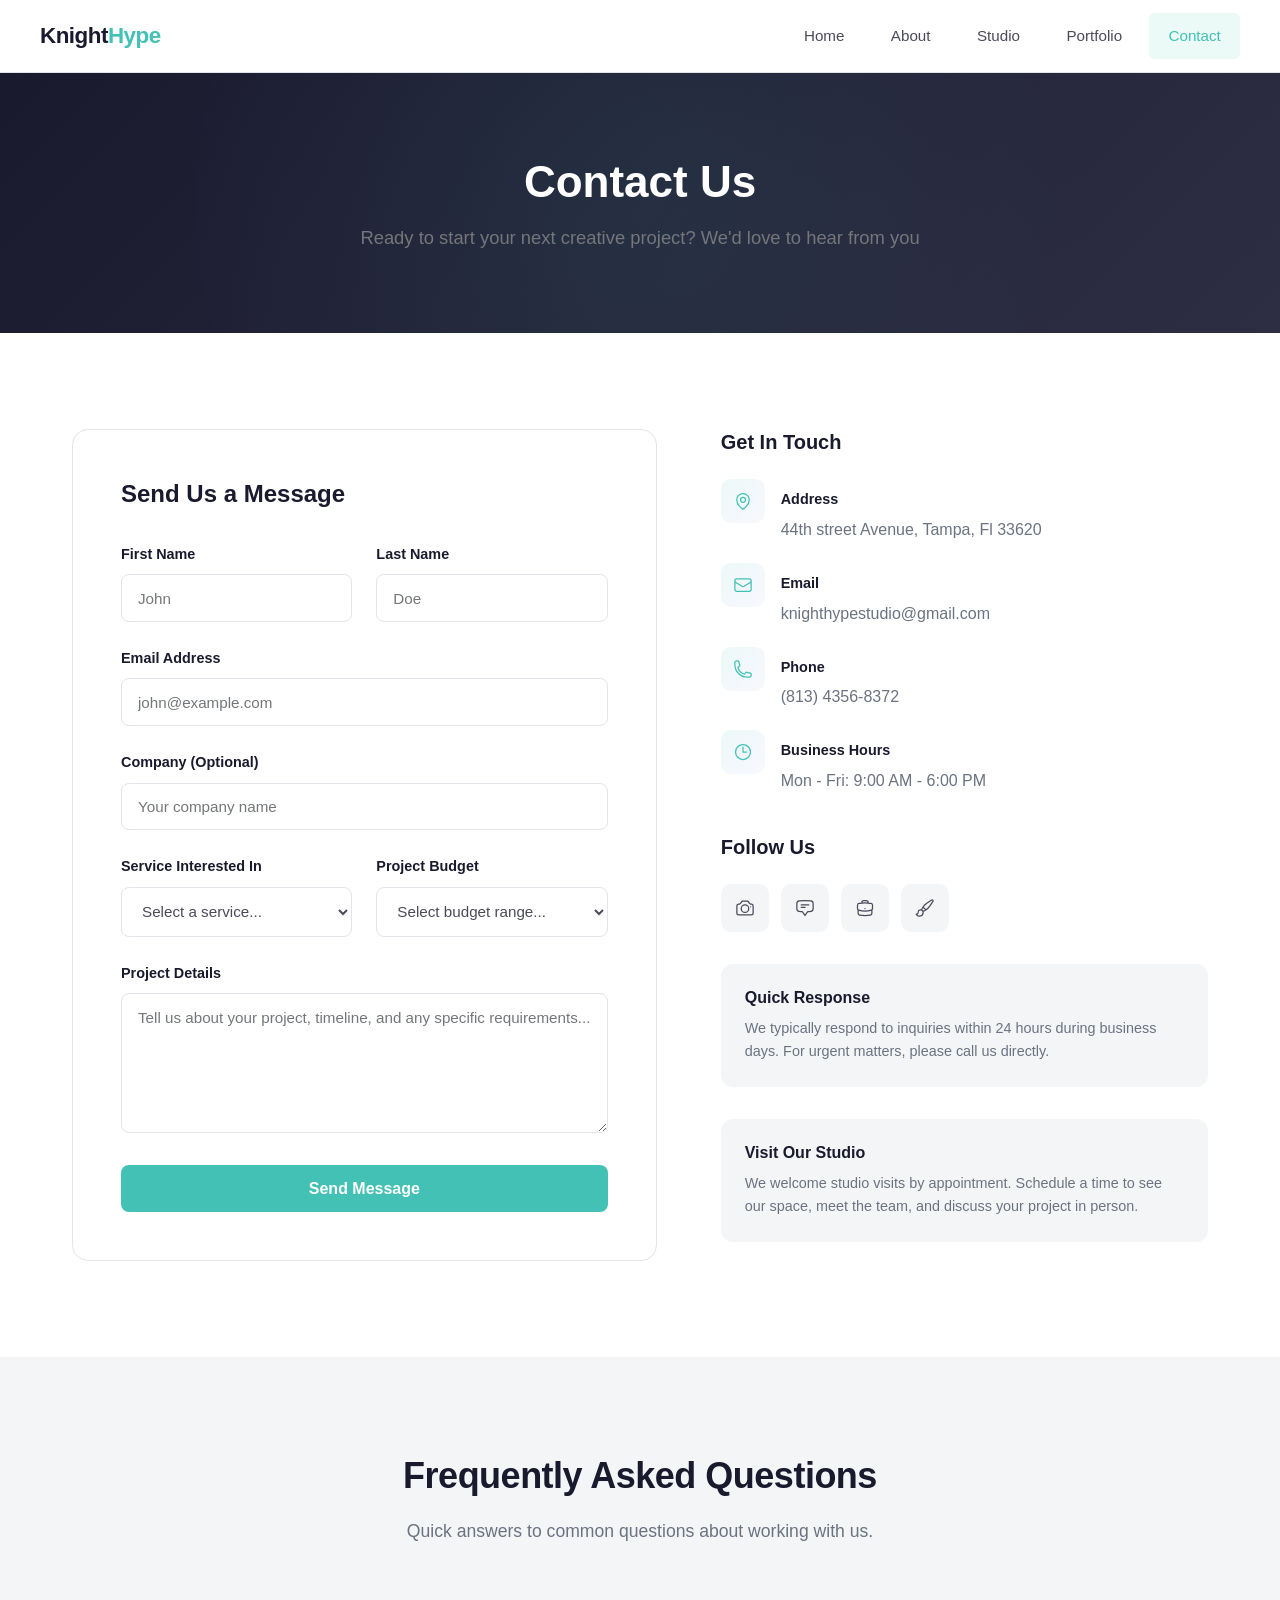
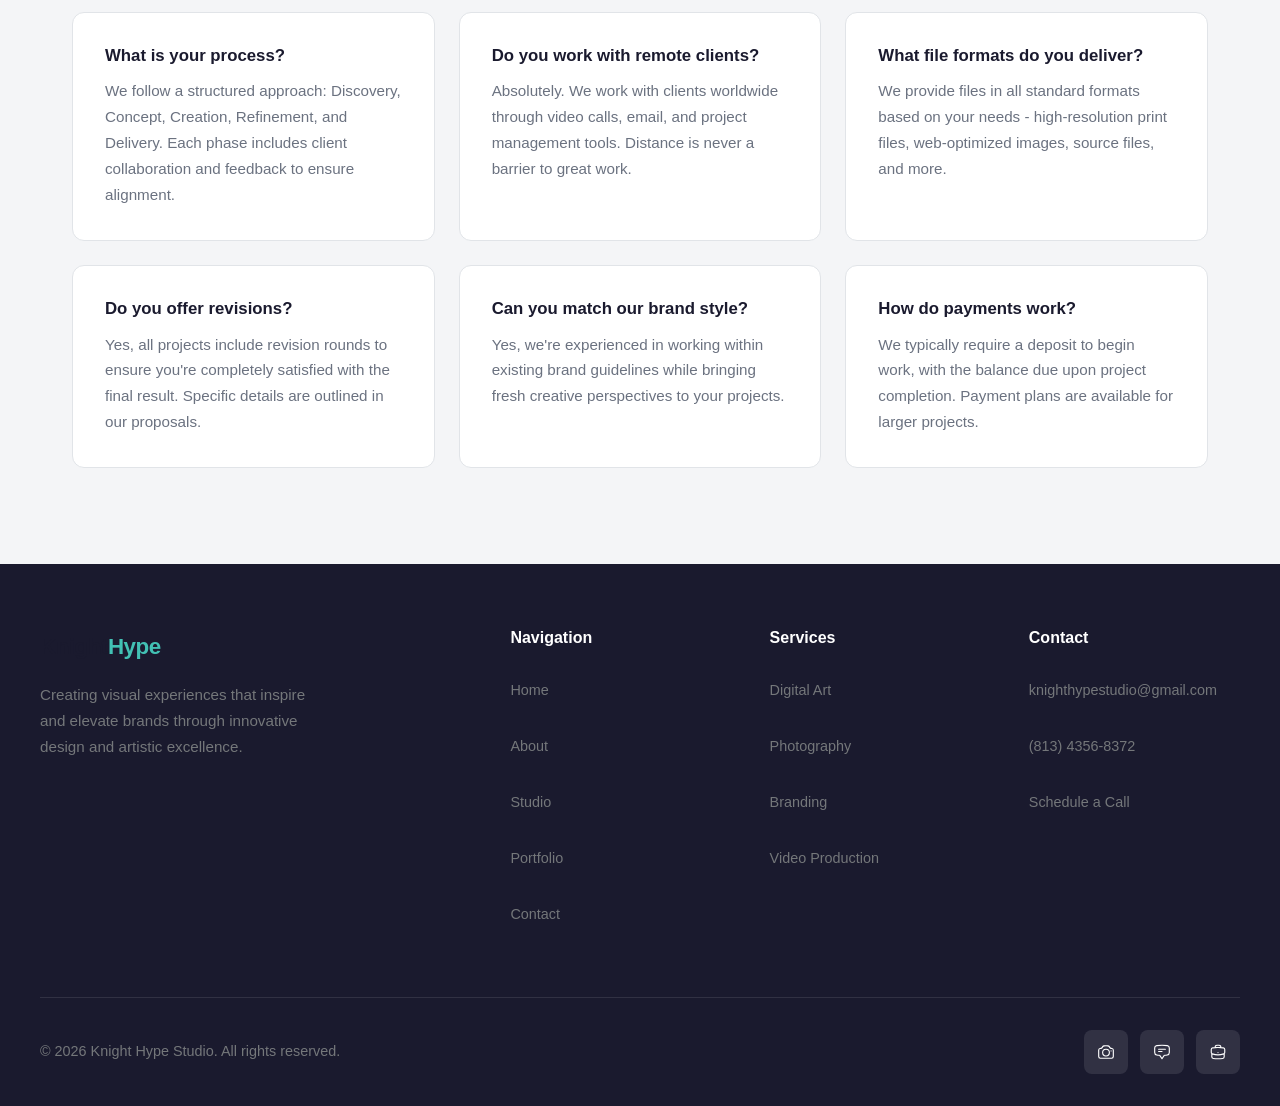
<file: contact.html>
<!DOCTYPE html>
<html lang="en">
<head>
    <meta charset="UTF-8">
    <meta name="viewport" content="width=device-width, initial-scale=1.0">
    <title>Contact Us | Knight Hype Studio</title>
    <link rel="stylesheet" href="styles.css">
</head>
<body>
    <nav>
        <div class="nav-container">
            <a href="index.html" class="logo">Knight<span>Hype</span></a>
            <button class="menu-toggle" aria-label="Toggle menu" aria-expanded="false">
                <span></span>
                <span></span>
                <span></span>
            </button>
            <ul class="nav-links">
                <li><a href="index.html">Home</a></li>
                <li><a href="about.html">About</a></li>
                <li><a href="studio.html">Studio</a></li>
                <li><a href="portfolio.html">Portfolio</a></li>
                <li><a href="contact.html" class="active">Contact</a></li>
            </ul>
        </div>
    </nav>

    <section class="page-header">
        <div class="page-header-content">
            <h1>Contact Us</h1>
            <p>Ready to start your next creative project? We'd love to hear from you</p>
        </div>
    </section>

    <section class="section">
        <div class="contact-grid">
            <div class="contact-form">
                <h2>Send Us a Message</h2>
                <form action="#" method="POST">
                    <div class="form-row">
                        <div class="form-group">
                            <label for="firstName">First Name</label>
                            <input type="text" id="firstName" name="firstName" placeholder="John" required>
                        </div>
                        <div class="form-group">
                            <label for="lastName">Last Name</label>
                            <input type="text" id="lastName" name="lastName" placeholder="Doe" required>
                        </div>
                    </div>
                    <div class="form-group">
                        <label for="email">Email Address</label>
                        <input type="email" id="email" name="email" placeholder="john@example.com" required>
                    </div>
                    <div class="form-group">
                        <label for="company">Company (Optional)</label>
                        <input type="text" id="company" name="company" placeholder="Your company name">
                    </div>
                    <div class="form-row">
                        <div class="form-group">
                            <label for="service">Service Interested In</label>
                            <select id="service" name="service">
                                <option value="">Select a service...</option>
                                <option value="digital-art">Digital Art & Illustration</option>
                                <option value="branding">Brand Identity</option>
                                <option value="photography">Photography</option>
                                <option value="video">Video & Motion</option>
                                <option value="fine-art">Fine Art</option>
                                <option value="consulting">Creative Consulting</option>
                                <option value="other">Other</option>
                            </select>
                        </div>
                        <div class="form-group">
                            <label for="budget">Project Budget</label>
                            <select id="budget" name="budget">
                                <option value="">Select budget range...</option>
                                <option value="under-1k">Under $1,000</option>
                                <option value="1k-5k">$1,000 - $5,000</option>
                                <option value="5k-10k">$5,000 - $10,000</option>
                                <option value="10k-25k">$10,000 - $25,000</option>
                                <option value="over-25k">Over $25,000</option>
                            </select>
                        </div>
                    </div>
                    <div class="form-group">
                        <label for="message">Project Details</label>
                        <textarea id="message" name="message" placeholder="Tell us about your project, timeline, and any specific requirements..." required></textarea>
                    </div>
                    <button type="submit" class="btn" style="width: 100%; border: none; cursor: pointer; font-size: 1rem;">Send Message</button>
                </form>
            </div>

            <div class="contact-info">
                <h3>Get In Touch</h3>
                <div class="contact-details">
                    <div class="contact-item">
                        <div class="contact-icon">
                            <svg xmlns="http://www.w3.org/2000/svg" fill="none" viewBox="0 0 24 24" stroke-width="1.5" stroke="currentColor">
                                <path stroke-linecap="round" stroke-linejoin="round" d="M15 10.5a3 3 0 11-6 0 3 3 0 016 0z" />
                                <path stroke-linecap="round" stroke-linejoin="round" d="M19.5 10.5c0 7.142-7.5 11.25-7.5 11.25S4.5 17.642 4.5 10.5a7.5 7.5 0 1115 0z" />
                            </svg>
                        </div>
                        <div class="contact-item-text">
                            <strong>Address</strong>
                            44th street Avenue, Tampa, Fl 33620
                        </div>
                    </div>
                    <div class="contact-item">
                        <div class="contact-icon">
                            <svg xmlns="http://www.w3.org/2000/svg" fill="none" viewBox="0 0 24 24" stroke-width="1.5" stroke="currentColor">
                                <path stroke-linecap="round" stroke-linejoin="round" d="M21.75 6.75v10.5a2.25 2.25 0 01-2.25 2.25h-15a2.25 2.25 0 01-2.25-2.25V6.75m19.5 0A2.25 2.25 0 0019.5 4.5h-15a2.25 2.25 0 00-2.25 2.25m19.5 0v.243a2.25 2.25 0 01-1.07 1.916l-7.5 4.615a2.25 2.25 0 01-2.36 0L3.32 8.91a2.25 2.25 0 01-1.07-1.916V6.75" />
                            </svg>
                        </div>
                        <div class="contact-item-text">
                            <strong>Email</strong>
                            knighthypestudio@gmail.com
                        </div>
                    </div>
                    <div class="contact-item">
                        <div class="contact-icon">
                            <svg xmlns="http://www.w3.org/2000/svg" fill="none" viewBox="0 0 24 24" stroke-width="1.5" stroke="currentColor">
                                <path stroke-linecap="round" stroke-linejoin="round" d="M2.25 6.75c0 8.284 6.716 15 15 15h2.25a2.25 2.25 0 002.25-2.25v-1.372c0-.516-.351-.966-.852-1.091l-4.423-1.106c-.44-.11-.902.055-1.173.417l-.97 1.293c-.282.376-.769.542-1.21.38a12.035 12.035 0 01-7.143-7.143c-.162-.441.004-.928.38-1.21l1.293-.97c.363-.271.527-.734.417-1.173L6.963 3.102a1.125 1.125 0 00-1.091-.852H4.5A2.25 2.25 0 002.25 4.5v2.25z" />
                            </svg>
                        </div>
                        <div class="contact-item-text">
                            <strong>Phone</strong>
                            (813) 4356-8372
                        </div>
                    </div>
                    <div class="contact-item">
                        <div class="contact-icon">
                            <svg xmlns="http://www.w3.org/2000/svg" fill="none" viewBox="0 0 24 24" stroke-width="1.5" stroke="currentColor">
                                <path stroke-linecap="round" stroke-linejoin="round" d="M12 6v6h4.5m4.5 0a9 9 0 11-18 0 9 9 0 0118 0z" />
                            </svg>
                        </div>
                        <div class="contact-item-text">
                            <strong>Business Hours</strong>
                            Mon - Fri: 9:00 AM - 6:00 PM
                        </div>
                    </div>
                </div>

                <h3>Follow Us</h3>
                <div class="social-links">
                    <a href="#" class="social-link" aria-label="Instagram">
                        <svg xmlns="http://www.w3.org/2000/svg" fill="none" viewBox="0 0 24 24" stroke-width="1.5" stroke="currentColor">
                            <path stroke-linecap="round" stroke-linejoin="round" d="M6.827 6.175A2.31 2.31 0 015.186 7.23c-.38.054-.757.112-1.134.175C2.999 7.58 2.25 8.507 2.25 9.574V18a2.25 2.25 0 002.25 2.25h15A2.25 2.25 0 0021.75 18V9.574c0-1.067-.75-1.994-1.802-2.169a47.865 47.865 0 00-1.134-.175 2.31 2.31 0 01-1.64-1.055l-.822-1.316a2.192 2.192 0 00-1.736-1.039 48.774 48.774 0 00-5.232 0 2.192 2.192 0 00-1.736 1.039l-.821 1.316z" />
                            <path stroke-linecap="round" stroke-linejoin="round" d="M16.5 12.75a4.5 4.5 0 11-9 0 4.5 4.5 0 019 0zM18.75 10.5h.008v.008h-.008V10.5z" />
                        </svg>
                    </a>
                    <a href="#" class="social-link" aria-label="Twitter">
                        <svg xmlns="http://www.w3.org/2000/svg" fill="none" viewBox="0 0 24 24" stroke-width="1.5" stroke="currentColor">
                            <path stroke-linecap="round" stroke-linejoin="round" d="M7.5 8.25h9m-9 3H12m-9.75 1.51c0 1.6 1.123 2.994 2.707 3.227 1.129.166 2.27.293 3.423.379.35.026.67.21.865.501L12 21l2.755-4.133a1.14 1.14 0 01.865-.501 48.172 48.172 0 003.423-.379c1.584-.233 2.707-1.626 2.707-3.228V6.741c0-1.602-1.123-2.995-2.707-3.228A48.394 48.394 0 0012 3c-2.392 0-4.744.175-7.043.513C3.373 3.746 2.25 5.14 2.25 6.741v6.018z" />
                        </svg>
                    </a>
                    <a href="#" class="social-link" aria-label="LinkedIn">
                        <svg xmlns="http://www.w3.org/2000/svg" fill="none" viewBox="0 0 24 24" stroke-width="1.5" stroke="currentColor">
                            <path stroke-linecap="round" stroke-linejoin="round" d="M20.25 14.15v4.25c0 1.094-.787 2.036-1.872 2.18-2.087.277-4.216.42-6.378.42s-4.291-.143-6.378-.42c-1.085-.144-1.872-1.086-1.872-2.18v-4.25m16.5 0a2.18 2.18 0 00.75-1.661V8.706c0-1.081-.768-2.015-1.837-2.175a48.114 48.114 0 00-3.413-.387m4.5 8.006c-.194.165-.42.295-.673.38A23.978 23.978 0 0112 15.75c-2.648 0-5.195-.429-7.577-1.22a2.016 2.016 0 01-.673-.38m0 0A2.18 2.18 0 013 12.489V8.706c0-1.081.768-2.015 1.837-2.175a48.111 48.111 0 013.413-.387m7.5 0V5.25A2.25 2.25 0 0013.5 3h-3a2.25 2.25 0 00-2.25 2.25v.894m7.5 0a48.667 48.667 0 00-7.5 0M12 12.75h.008v.008H12v-.008z" />
                        </svg>
                    </a>
                    <a href="#" class="social-link" aria-label="Behance">
                        <svg xmlns="http://www.w3.org/2000/svg" fill="none" viewBox="0 0 24 24" stroke-width="1.5" stroke="currentColor">
                            <path stroke-linecap="round" stroke-linejoin="round" d="M9.53 16.122a3 3 0 00-5.78 1.128 2.25 2.25 0 01-2.4 2.245 4.5 4.5 0 008.4-2.245c0-.399-.078-.78-.22-1.128zm0 0a15.998 15.998 0 003.388-1.62m-5.043-.025a15.994 15.994 0 011.622-3.395m3.42 3.42a15.995 15.995 0 004.764-4.648l3.876-5.814a1.151 1.151 0 00-1.597-1.597L14.146 6.32a15.996 15.996 0 00-4.649 4.763m3.42 3.42a6.776 6.776 0 00-3.42-3.42" />
                        </svg>
                    </a>
                </div>

                <div class="info-box">
                    <h4>Quick Response</h4>
                    <p>We typically respond to inquiries within 24 hours during business days. For urgent matters, please call us directly.</p>
                </div>

                <div class="info-box">
                    <h4>Visit Our Studio</h4>
                    <p>We welcome studio visits by appointment. Schedule a time to see our space, meet the team, and discuss your project in person.</p>
                </div>
            </div>
        </div>
    </section>

    <div class="section-alt">
        <section class="section">
            <div class="section-header">
                <h2>Frequently Asked Questions</h2>
                <p>Quick answers to common questions about working with us.</p>
            </div>

            <div class="faq-grid">
                <div class="faq-item">
                    <h3>What is your process?</h3>
                    <p>We follow a structured approach: Discovery, Concept, Creation, Refinement, and Delivery. Each phase includes client collaboration and feedback to ensure alignment.</p>
                </div>
                <div class="faq-item">
                    <h3>Do you work with remote clients?</h3>
                    <p>Absolutely. We work with clients worldwide through video calls, email, and project management tools. Distance is never a barrier to great work.</p>
                </div>
                <div class="faq-item">
                    <h3>What file formats do you deliver?</h3>
                    <p>We provide files in all standard formats based on your needs - high-resolution print files, web-optimized images, source files, and more.</p>
                </div>
                <div class="faq-item">
                    <h3>Do you offer revisions?</h3>
                    <p>Yes, all projects include revision rounds to ensure you're completely satisfied with the final result. Specific details are outlined in our proposals.</p>
                </div>
                <div class="faq-item">
                    <h3>Can you match our brand style?</h3>
                    <p>Yes, we're experienced in working within existing brand guidelines while bringing fresh creative perspectives to your projects.</p>
                </div>
                <div class="faq-item">
                    <h3>How do payments work?</h3>
                    <p>We typically require a deposit to begin work, with the balance due upon project completion. Payment plans are available for larger projects.</p>
                </div>
            </div>
        </section>
    </div>

    <footer>
        <div class="footer-content">
            <div class="footer-main">
                <div class="footer-brand">
                    <a href="index.html" class="logo">Knight<span>Hype</span></a>
                    <p>Creating visual experiences that inspire and elevate brands through innovative design and artistic excellence.</p>
                </div>
                <div class="footer-column">
                    <h4>Navigation</h4>
                    <ul>
                        <li><a href="index.html">Home</a></li>
                        <li><a href="about.html">About</a></li>
                        <li><a href="studio.html">Studio</a></li>
                        <li><a href="portfolio.html">Portfolio</a></li>
                        <li><a href="contact.html">Contact</a></li>
                    </ul>
                </div>
                <div class="footer-column">
                    <h4>Services</h4>
                    <ul>
                        <li><a href="studio.html">Digital Art</a></li>
                        <li><a href="studio.html">Photography</a></li>
                        <li><a href="studio.html">Branding</a></li>
                        <li><a href="studio.html">Video Production</a></li>
                    </ul>
                </div>
                <div class="footer-column">
                    <h4>Contact</h4>
                    <ul>
                         <li><a href="mailto:knighthypestudio@gmail.com">knighthypestudio@gmail.com</a></li>
                        <li><a href="tel:+181343568372">(813) 4356-8372</a></li>
                        <li><a href="contact.html">Schedule a Call</a></li>
                    </ul>
                </div>
            </div>
            <div class="footer-bottom">
                <p>&copy; 2026 Knight Hype Studio. All rights reserved.</p>
                <div class="footer-social">
                    <a href="#" aria-label="Instagram">
                        <svg xmlns="http://www.w3.org/2000/svg" fill="none" viewBox="0 0 24 24" stroke-width="1.5" stroke="currentColor">
                            <path stroke-linecap="round" stroke-linejoin="round" d="M6.827 6.175A2.31 2.31 0 015.186 7.23c-.38.054-.757.112-1.134.175C2.999 7.58 2.25 8.507 2.25 9.574V18a2.25 2.25 0 002.25 2.25h15A2.25 2.25 0 0021.75 18V9.574c0-1.067-.75-1.994-1.802-2.169a47.865 47.865 0 00-1.134-.175 2.31 2.31 0 01-1.64-1.055l-.822-1.316a2.192 2.192 0 00-1.736-1.039 48.774 48.774 0 00-5.232 0 2.192 2.192 0 00-1.736 1.039l-.821 1.316z" />
                            <path stroke-linecap="round" stroke-linejoin="round" d="M16.5 12.75a4.5 4.5 0 11-9 0 4.5 4.5 0 019 0zM18.75 10.5h.008v.008h-.008V10.5z" />
                        </svg>
                    </a>
                    <a href="#" aria-label="Twitter">
                        <svg xmlns="http://www.w3.org/2000/svg" fill="none" viewBox="0 0 24 24" stroke-width="1.5" stroke="currentColor">
                            <path stroke-linecap="round" stroke-linejoin="round" d="M7.5 8.25h9m-9 3H12m-9.75 1.51c0 1.6 1.123 2.994 2.707 3.227 1.129.166 2.27.293 3.423.379.35.026.67.21.865.501L12 21l2.755-4.133a1.14 1.14 0 01.865-.501 48.172 48.172 0 003.423-.379c1.584-.233 2.707-1.626 2.707-3.228V6.741c0-1.602-1.123-2.995-2.707-3.228A48.394 48.394 0 0012 3c-2.392 0-4.744.175-7.043.513C3.373 3.746 2.25 5.14 2.25 6.741v6.018z" />
                        </svg>
                    </a>
                    <a href="#" aria-label="LinkedIn">
                        <svg xmlns="http://www.w3.org/2000/svg" fill="none" viewBox="0 0 24 24" stroke-width="1.5" stroke="currentColor">
                            <path stroke-linecap="round" stroke-linejoin="round" d="M20.25 14.15v4.25c0 1.094-.787 2.036-1.872 2.18-2.087.277-4.216.42-6.378.42s-4.291-.143-6.378-.42c-1.085-.144-1.872-1.086-1.872-2.18v-4.25m16.5 0a2.18 2.18 0 00.75-1.661V8.706c0-1.081-.768-2.015-1.837-2.175a48.114 48.114 0 00-3.413-.387m4.5 8.006c-.194.165-.42.295-.673.38A23.978 23.978 0 0112 15.75c-2.648 0-5.195-.429-7.577-1.22a2.016 2.016 0 01-.673-.38m0 0A2.18 2.18 0 013 12.489V8.706c0-1.081.768-2.015 1.837-2.175a48.111 48.111 0 013.413-.387m7.5 0V5.25A2.25 2.25 0 0013.5 3h-3a2.25 2.25 0 00-2.25 2.25v.894m7.5 0a48.667 48.667 0 00-7.5 0M12 12.75h.008v.008H12v-.008z" />
                        </svg>
                    </a>
                </div>
            </div>
        </div>
    </footer>

    <script>
        const menuToggle = document.querySelector('.menu-toggle');
        const navLinks = document.querySelector('.nav-links');
        const body = document.body;

        function closeMenu() {
            navLinks.classList.remove('active');
            menuToggle.classList.remove('active');
            menuToggle.setAttribute('aria-expanded', 'false');
            body.classList.remove('menu-open');
            body.style.overflow = '';
        }

        menuToggle.addEventListener('click', () => {
            const isOpen = navLinks.classList.toggle('active');
            menuToggle.classList.toggle('active');
            menuToggle.setAttribute('aria-expanded', isOpen);
            body.classList.toggle('menu-open', isOpen);
            body.style.overflow = isOpen ? 'hidden' : '';
        });

        // Close menu when clicking a link
        navLinks.querySelectorAll('a').forEach(link => {
            link.addEventListener('click', () => {
                closeMenu();
            });
        });

        // Close menu when clicking backdrop
        document.addEventListener('click', (e) => {
            if (navLinks.classList.contains('active') && !navLinks.contains(e.target) && !menuToggle.contains(e.target)) {
                closeMenu();
            }
        });

        window.addEventListener('resize', () => {
            if (window.innerWidth > 768) {
                closeMenu();
            }
        });
    </script>
</body>
</html>
</file>
<file: styles.css>
/* Knight Hype Studio - Professional Styles */

* {
    margin: 0;
    padding: 0;
    box-sizing: border-box;
}

:root {
    --primary: #42C1B4;
    --primary-dark: #359e93;
    --secondary: #C5B4FF;
    --secondary-dark: #a08fe6;
    --accent: #74777A;
    --white: #ffffff;
    --off-white: #fafbfc;
    --dark: #1a1a2e;
    --dark-light: #2d2d44;
    --light-bg: #f4f5f7;
    --border: #e1e4e8;
    --text: #4a4a5a;
    --text-light: #6b7280;
}

body {
    font-family: Arial, Helvetica, sans-serif;
    line-height: 1.7;
    color: var(--text);
    background-color: var(--white);
    font-size: 16px;
    overflow-x: hidden;
}

body.menu-open::after {
    content: '';
    position: fixed;
    top: 0;
    left: 0;
    right: 0;
    bottom: 0;
    background-color: rgba(0, 0, 0, 0.4);
    z-index: 999;
    cursor: pointer;
}

a {
    text-decoration: none;
    color: inherit;
    transition: color 0.3s ease;
}

img {
    max-width: 100%;
    height: auto;
}

/* Image Containers & Fit Styles */
.img-container {
    position: relative;
    overflow: hidden;
    background-color: var(--light-bg);
}

.img-container img {
    width: 100%;
    height: 100%;
    object-fit: cover;
    object-position: center;
    display: block;
}

.img-cover {
    object-fit: cover;
}

.img-contain {
    object-fit: contain;
}

.img-fill {
    object-fit: fill;
}

.img-scale-down {
    object-fit: scale-down;
}

/* Aspect Ratio Containers */
.aspect-square {
    aspect-ratio: 1 / 1;
}

.aspect-video {
    aspect-ratio: 16 / 9;
}

.aspect-portrait {
    aspect-ratio: 3 / 4;
}

.aspect-landscape {
    aspect-ratio: 4 / 3;
}

/* Image Placeholder Styling */
.img-placeholder {
    background: linear-gradient(135deg, var(--light-bg) 0%, var(--border) 100%);
    display: flex;
    align-items: center;
    justify-content: center;
    color: var(--accent);
    font-size: 0.9rem;
    text-align: center;
    padding: 1rem;
}

.img-placeholder svg {
    width: 48px;
    height: 48px;
    stroke: var(--accent);
    opacity: 0.5;
}

/* Gallery Grid */
.gallery-grid {
    display: grid;
    grid-template-columns: repeat(3, 1fr);
    gap: 1.5rem;
}

.gallery-item {
    border-radius: 12px;
    overflow: hidden;
    background: var(--light-bg);
}

.gallery-item img {
    width: 100%;
    height: 100%;
    object-fit: cover;
    transition: transform 0.5s ease;
}

.gallery-item:hover img {
    transform: scale(1.05);
}

/* Hero Image */
.hero-image {
    display: block;
    width: 100%;
    max-width: 900px;
    margin: 3rem auto 0;
    border-radius: 16px;
    overflow: hidden;
    background: var(--light-bg);
    position: relative;
    z-index: 1;
}

.hero-image img {
    display: block;
    width: 100%;
    height: auto;
    object-fit: contain;
}

/* Feature Image */
.feature-image {
    width: 100%;
    height: 300px;
    border-radius: 12px;
    overflow: hidden;
    background: var(--light-bg);
}

.feature-image img {
    width: 100%;
    height: 100%;
    object-fit: cover;
}

/* Service Image */
.service-image {
    width: 100%;
    height: 200px;
    border-radius: 8px;
    overflow: hidden;
    margin-bottom: 1.5rem;
    background: var(--light-bg);
}

.service-image img {
    width: 100%;
    height: 100%;
    object-fit: cover;
}

/* Team Member Image */
.team-image {
    width: 120px;
    height: 120px;
    border-radius: 50%;
    overflow: hidden;
    margin: 0 auto 1.5rem;
    background: var(--light-bg);
}

.team-image img {
    width: 100%;
    height: 100%;
    object-fit: cover;
}

/* Portfolio Image Update */
.portfolio-image img {
    width: 100%;
    height: 100%;
    object-fit: cover;
    transition: transform 0.5s ease;
}

/* About Image Update */
.about-image img {
    width: 100%;
    height: 100%;
    object-fit: cover;
}

/* Responsive Gallery */
@media (max-width: 992px) {
    .gallery-grid {
        grid-template-columns: repeat(2, 1fr);
    }
}

@media (max-width: 480px) {
    .gallery-grid {
        grid-template-columns: 1fr;
    }

    .cards-grid {
        grid-template-columns: 1fr;
    }

    .portfolio-grid {
        grid-template-columns: 1fr;
    }

    .hero-image {
        margin-top: 2rem;
    }

    .feature-image {
        height: 200px;
    }
}

/* Typography */
h1, h2, h3, h4, h5, h6 {
    color: var(--dark);
    font-weight: 600;
    line-height: 1.3;
}

/* Navigation */
nav {
    background-color: var(--white);
    padding: 0 2rem;
    position: sticky;
    top: 0;
    z-index: 1000;
    border-bottom: 1px solid var(--border);
}

.nav-container {
    max-width: 1200px;
    margin: 0 auto;
    display: flex;
    justify-content: space-between;
    align-items: center;
    height: 72px;
}

.logo {
    font-size: 1.4rem;
    font-weight: 700;
    color: var(--dark);
    letter-spacing: -0.5px;
}

.logo span {
    color: var(--primary);
}

.nav-links {
    display: flex;
    list-style: none;
    gap: 0.5rem;
}

.nav-links a {
    color: var(--text);
    padding: 0.6rem 1.2rem;
    font-size: 0.95rem;
    font-weight: 500;
    border-radius: 6px;
    transition: all 0.3s ease;
    display: flex;
    align-items: center;
    min-height: 44px;
}

.nav-links a:hover {
    color: var(--primary);
    background-color: var(--light-bg);
}

.nav-links a.active {
    color: var(--primary);
    background-color: rgba(66, 193, 180, 0.1);
}

/* Mobile Menu Toggle */
.menu-toggle {
    display: none;
    flex-direction: column;
    justify-content: center;
    align-items: center;
    width: 44px;
    height: 44px;
    background: none;
    border: none;
    cursor: pointer;
    padding: 0;
    z-index: 1001;
}

.menu-toggle span {
    display: block;
    width: 24px;
    height: 2px;
    background-color: var(--dark);
    margin: 3px 0;
    transition: all 0.3s ease;
    border-radius: 2px;
}

.menu-toggle.active span:nth-child(1) {
    transform: rotate(45deg) translate(5px, 5px);
}

.menu-toggle.active span:nth-child(2) {
    opacity: 0;
}

.menu-toggle.active span:nth-child(3) {
    transform: rotate(-45deg) translate(6px, -6px);
}

/* Hero Section */
.hero {
    background-color: var(--dark);
    background-size: cover;
    background-position: center;
    background-repeat: no-repeat;
    color: var(--white);
    padding: 8rem 2rem;
    text-align: center;
    position: relative;
    overflow: hidden;
}

.hero::before {
    content: '';
    position: absolute;
    top: 0;
    left: 0;
    right: 0;
    bottom: 0;
    background: linear-gradient(135deg, rgba(26, 26, 46, 0.85) 0%, rgba(45, 45, 68, 0.75) 100%);
}

.hero-content {
    position: relative;
    z-index: 1;
    max-width: 800px;
    margin: 0 auto;
}

.hero-label {
    display: inline-block;
    padding: 0.5rem 1rem;
    background: rgba(66, 193, 180, 0.2);
    border: 1px solid rgba(66, 193, 180, 0.3);
    border-radius: 50px;
    font-size: 0.85rem;
    color: var(--primary);
    margin-bottom: 1.5rem;
    font-weight: 500;
    letter-spacing: 0.5px;
    text-transform: uppercase;
}

.hero h1 {
    font-size: 3.5rem;
    margin-bottom: 1.5rem;
    color: var(--white);
    font-weight: 700;
    letter-spacing: -1px;
}

.hero h1 span {
    background: linear-gradient(135deg, var(--primary), var(--secondary));
    -webkit-background-clip: text;
    -webkit-text-fill-color: transparent;
    background-clip: text;
}

.hero p {
    font-size: 1.2rem;
    max-width: 600px;
    margin: 0 auto 2.5rem;
    color: var(--accent);
    line-height: 1.8;
}

.hero-buttons {
    display: flex;
    gap: 1rem;
    justify-content: center;
    flex-wrap: wrap;
}

/* Buttons */
.btn {
    display: inline-flex;
    align-items: center;
    justify-content: center;
    padding: 0.9rem 2rem;
    background-color: var(--primary);
    color: var(--white);
    font-weight: 600;
    font-size: 0.95rem;
    border-radius: 8px;
    border: none;
    cursor: pointer;
    transition: all 0.3s ease;
    min-height: 44px;
}

.btn:hover {
    background-color: var(--primary-dark);
    transform: translateY(-2px);
    box-shadow: 0 4px 12px rgba(66, 193, 180, 0.3);
}

.btn-secondary {
    background-color: transparent;
    border: 2px solid rgba(255, 255, 255, 0.3);
    color: var(--white);
}

.btn-secondary:hover {
    background-color: rgba(255, 255, 255, 0.1);
    border-color: rgba(255, 255, 255, 0.5);
    box-shadow: none;
}

.btn-outline {
    background-color: transparent;
    border: 2px solid var(--primary);
    color: var(--primary);
}

.btn-outline:hover {
    background-color: var(--primary);
    color: var(--white);
}

/* Sections */
.section {
    padding: 6rem 2rem;
    max-width: 1200px;
    margin: 0 auto;
}

.section-alt {
    background-color: var(--light-bg);
}

.section-alt .section {
    max-width: 1200px;
    margin: 0 auto;
}

.section-header {
    text-align: center;
    max-width: 700px;
    margin: 0 auto 4rem;
}

.section-header h2 {
    font-size: 2.25rem;
    color: var(--dark);
    margin-bottom: 1rem;
    letter-spacing: -0.5px;
}

.section-header p {
    color: var(--text-light);
    font-size: 1.1rem;
    line-height: 1.8;
}

/* Page Header */
.page-header {
    background: linear-gradient(135deg, var(--dark) 0%, var(--dark-light) 100%);
    color: var(--white);
    padding: 5rem 2rem;
    text-align: center;
    position: relative;
}

.page-header::before {
    content: '';
    position: absolute;
    top: 0;
    left: 0;
    right: 0;
    bottom: 0;
    background: radial-gradient(circle at 50% 50%, rgba(66, 193, 180, 0.08) 0%, transparent 70%);
}

.page-header-content {
    position: relative;
    z-index: 1;
}

.page-header h1 {
    font-size: 2.75rem;
    color: var(--white);
    margin-bottom: 0.75rem;
    font-weight: 700;
}

.page-header p {
    color: var(--accent);
    font-size: 1.15rem;
    max-width: 600px;
    margin: 0 auto;
}

/* Cards Grid */
.cards-grid {
    display: grid;
    grid-template-columns: repeat(auto-fit, minmax(320px, 1fr));
    gap: 2rem;
}

.card {
    background: var(--white);
    padding: 2.5rem;
    border-radius: 12px;
    border: 1px solid var(--border);
    transition: all 0.3s ease;
}

.card:hover {
    border-color: var(--primary);
    box-shadow: 0 8px 30px rgba(0, 0, 0, 0.08);
    transform: translateY(-4px);
}

.card-icon {
    width: 56px;
    height: 56px;
    background: linear-gradient(135deg, rgba(66, 193, 180, 0.1), rgba(197, 180, 255, 0.1));
    border-radius: 12px;
    display: flex;
    align-items: center;
    justify-content: center;
    margin-bottom: 1.5rem;
}

.card-icon svg {
    width: 28px;
    height: 28px;
    stroke: var(--primary);
}

.card h3 {
    font-size: 1.2rem;
    margin-bottom: 0.75rem;
    color: var(--dark);
}

.card p {
    color: var(--text-light);
    font-size: 0.95rem;
    line-height: 1.7;
}

/* About Content */
.about-grid {
    display: grid;
    grid-template-columns: 1fr 1fr;
    gap: 5rem;
    align-items: center;
}

.about-content h3 {
    font-size: 1.5rem;
    color: var(--dark);
    margin-bottom: 1rem;
}

.about-content p {
    color: var(--text-light);
    margin-bottom: 1.5rem;
    line-height: 1.8;
}

.about-image {
    background: linear-gradient(135deg, var(--dark) 0%, var(--dark-light) 100%);
    height: 450px;
    border-radius: 16px;
    display: flex;
    align-items: center;
    justify-content: center;
    position: relative;
    overflow: hidden;
}

.about-image::before {
    content: '';
    position: absolute;
    top: 0;
    left: 0;
    right: 0;
    bottom: 0;
    background: radial-gradient(circle at 30% 70%, rgba(66, 193, 180, 0.3) 0%, transparent 50%),
                radial-gradient(circle at 70% 30%, rgba(197, 180, 255, 0.3) 0%, transparent 50%);
}

.about-image-text {
    position: relative;
    z-index: 1;
    color: var(--white);
    font-size: 1.1rem;
    font-weight: 500;
    padding: 1rem 2rem;
    background: rgba(255, 255, 255, 0.1);
    border-radius: 8px;
    backdrop-filter: blur(10px);
}

/* Team Grid */
.team-grid {
    display: grid;
    grid-template-columns: repeat(auto-fit, minmax(260px, 1fr));
    gap: 2rem;
}

.team-member {
    text-align: center;
    padding: 2.5rem 2rem;
    background: var(--white);
    border-radius: 12px;
    border: 1px solid var(--border);
    transition: all 0.3s ease;
}

.team-member:hover {
    border-color: var(--primary);
    box-shadow: 0 8px 30px rgba(0, 0, 0, 0.08);
}

.team-avatar {
    width: 120px;
    height: 120px;
    border-radius: 50%;
    background: linear-gradient(135deg, var(--primary), var(--secondary));
    margin: 0 auto 1.5rem;
    display: flex;
    align-items: center;
    justify-content: center;
    font-size: 2.5rem;
    color: var(--white);
    font-weight: 600;
}

.team-member h3 {
    color: var(--dark);
    margin-bottom: 0.25rem;
    font-size: 1.15rem;
}

.team-member .role {
    color: var(--primary);
    font-weight: 500;
    font-size: 0.9rem;
}

/* Portfolio Grid */
.portfolio-grid {
    display: grid;
    grid-template-columns: repeat(auto-fit, minmax(360px, 1fr));
    gap: 2rem;
}

.portfolio-item {
    position: relative;
    overflow: hidden;
    border-radius: 12px;
    background: var(--dark);
    cursor: pointer;
}

.portfolio-image {
    height: 320px;
    background: linear-gradient(135deg, var(--dark) 0%, var(--dark-light) 100%);
    display: flex;
    align-items: center;
    justify-content: center;
    position: relative;
    transition: transform 0.5s ease;
}

.portfolio-image::before {
    content: '';
    position: absolute;
    top: 0;
    left: 0;
    right: 0;
    bottom: 0;
    background: radial-gradient(circle at 50% 50%, rgba(66, 193, 180, 0.2) 0%, transparent 70%);
}

.portfolio-placeholder {
    position: relative;
    z-index: 1;
    width: 80px;
    height: 80px;
    border: 2px solid rgba(255, 255, 255, 0.2);
    border-radius: 12px;
    display: flex;
    align-items: center;
    justify-content: center;
}

.portfolio-placeholder svg {
    width: 36px;
    height: 36px;
    stroke: rgba(255, 255, 255, 0.4);
}

.portfolio-item:hover .portfolio-image {
    transform: scale(1.05);
}

.portfolio-overlay {
    position: absolute;
    bottom: 0;
    left: 0;
    right: 0;
    background: linear-gradient(transparent, rgba(0, 0, 0, 0.9));
    padding: 3rem 2rem 2rem;
    color: var(--white);
}

.portfolio-overlay h3 {
    color: var(--white);
    font-size: 1.2rem;
    margin-bottom: 0.5rem;
}

.portfolio-overlay p {
    color: var(--secondary);
    font-size: 0.9rem;
    font-weight: 500;
}

/* Services */
.services-grid {
    display: grid;
    grid-template-columns: repeat(auto-fit, minmax(340px, 1fr));
    gap: 2rem;
}

.service-card {
    background: var(--white);
    padding: 2.5rem;
    border-radius: 12px;
    border: 1px solid var(--border);
    position: relative;
    transition: all 0.3s ease;
}

.service-card::before {
    content: '';
    position: absolute;
    top: 0;
    left: 0;
    right: 0;
    height: 4px;
    background: linear-gradient(90deg, var(--primary), var(--secondary));
    border-radius: 12px 12px 0 0;
}

.service-card:hover {
    box-shadow: 0 8px 30px rgba(0, 0, 0, 0.08);
    transform: translateY(-4px);
}

.service-card h3 {
    color: var(--dark);
    margin-bottom: 1rem;
    font-size: 1.25rem;
}

.service-card > p {
    color: var(--text-light);
    margin-bottom: 1.5rem;
    line-height: 1.7;
}

.service-list {
    list-style: none;
}

.service-list li {
    padding: 0.6rem 0;
    color: var(--text);
    font-size: 0.95rem;
    display: flex;
    align-items: center;
    gap: 0.75rem;
    border-bottom: 1px solid var(--light-bg);
}

.service-list li:last-child {
    border-bottom: none;
}

.service-list li::before {
    content: '';
    width: 8px;
    height: 8px;
    background: var(--primary);
    border-radius: 50%;
    flex-shrink: 0;
}

/* Equipment */
.equipment-grid {
    display: grid;
    grid-template-columns: repeat(auto-fit, minmax(180px, 1fr));
    gap: 1.5rem;
}

.equipment-item {
    background: var(--white);
    padding: 2rem 1.5rem;
    border-radius: 12px;
    text-align: center;
    border: 1px solid var(--border);
    transition: all 0.3s ease;
}

.equipment-item:hover {
    border-color: var(--primary);
}

.equipment-icon {
    width: 48px;
    height: 48px;
    background: linear-gradient(135deg, rgba(66, 193, 180, 0.1), rgba(197, 180, 255, 0.1));
    border-radius: 10px;
    display: flex;
    align-items: center;
    justify-content: center;
    margin: 0 auto 1rem;
}

.equipment-icon svg {
    width: 24px;
    height: 24px;
    stroke: var(--primary);
}

.equipment-item p {
    color: var(--dark);
    font-weight: 600;
    font-size: 0.9rem;
}

/* Process Steps */
.process-grid {
    display: grid;
    grid-template-columns: repeat(auto-fit, minmax(300px, 1fr));
    gap: 2rem;
}

.process-step {
    background: var(--white);
    padding: 2.5rem;
    border-radius: 12px;
    border: 1px solid var(--border);
    position: relative;
    transition: all 0.3s ease;
}

.process-step:hover {
    border-color: var(--primary);
    box-shadow: 0 8px 30px rgba(0, 0, 0, 0.08);
}

.step-number {
    width: 40px;
    height: 40px;
    background: linear-gradient(135deg, var(--primary), var(--secondary));
    border-radius: 10px;
    display: flex;
    align-items: center;
    justify-content: center;
    color: var(--white);
    font-weight: 700;
    font-size: 1.1rem;
    margin-bottom: 1.25rem;
}

.process-step h3 {
    color: var(--dark);
    margin-bottom: 0.75rem;
    font-size: 1.15rem;
}

.process-step p {
    color: var(--text-light);
    font-size: 0.95rem;
    line-height: 1.7;
}

/* Contact */
.contact-grid {
    display: grid;
    grid-template-columns: 1.2fr 1fr;
    gap: 4rem;
}

.contact-form {
    background: var(--white);
    padding: 3rem;
    border-radius: 16px;
    border: 1px solid var(--border);
}

.contact-form h2 {
    font-size: 1.5rem;
    margin-bottom: 2rem;
    color: var(--dark);
}

.form-row {
    display: grid;
    grid-template-columns: 1fr 1fr;
    gap: 1.5rem;
}

.form-group {
    margin-bottom: 1.5rem;
}

.form-group label {
    display: block;
    margin-bottom: 0.5rem;
    color: var(--dark);
    font-weight: 600;
    font-size: 0.9rem;
}

.form-group input,
.form-group textarea,
.form-group select {
    width: 100%;
    padding: 0.9rem 1rem;
    border: 1px solid var(--border);
    border-radius: 8px;
    font-family: Arial, Helvetica, sans-serif;
    font-size: 0.95rem;
    color: var(--text);
    background: var(--white);
    transition: all 0.3s ease;
}

.form-group input:focus,
.form-group textarea:focus,
.form-group select:focus {
    outline: none;
    border-color: var(--primary);
    box-shadow: 0 0 0 3px rgba(66, 193, 180, 0.1);
}

.form-group input::placeholder,
.form-group textarea::placeholder {
    color: var(--accent);
}

.form-group textarea {
    min-height: 140px;
    resize: vertical;
}

.contact-info h3 {
    color: var(--dark);
    margin-bottom: 1.5rem;
    font-size: 1.25rem;
}

.contact-details {
    margin-bottom: 2.5rem;
}

.contact-item {
    display: flex;
    align-items: flex-start;
    gap: 1rem;
    margin-bottom: 1.25rem;
    color: var(--text-light);
}

.contact-icon {
    width: 44px;
    height: 44px;
    background: linear-gradient(135deg, rgba(66, 193, 180, 0.1), rgba(197, 180, 255, 0.1));
    border-radius: 10px;
    display: flex;
    align-items: center;
    justify-content: center;
    flex-shrink: 0;
}

.contact-icon svg {
    width: 20px;
    height: 20px;
    stroke: var(--primary);
}

.contact-item-text {
    padding-top: 0.5rem;
}

.contact-item-text strong {
    display: block;
    color: var(--dark);
    font-size: 0.9rem;
    margin-bottom: 0.25rem;
}

.social-links {
    display: flex;
    gap: 0.75rem;
}

.social-link {
    width: 48px;
    height: 48px;
    border-radius: 10px;
    background: var(--light-bg);
    display: flex;
    align-items: center;
    justify-content: center;
    transition: all 0.3s ease;
    min-width: 48px;
    min-height: 48px;
}

.social-link svg {
    width: 20px;
    height: 20px;
    stroke: var(--text);
    transition: stroke 0.3s ease;
}

.social-link:hover {
    background: var(--primary);
}

.social-link:hover svg {
    stroke: var(--white);
}

.info-box {
    background: var(--light-bg);
    padding: 1.5rem;
    border-radius: 12px;
    margin-top: 2rem;
}

.info-box h4 {
    color: var(--dark);
    font-size: 1rem;
    margin-bottom: 0.5rem;
}

.info-box p {
    color: var(--text-light);
    font-size: 0.9rem;
    line-height: 1.6;
}

/* FAQ */
.faq-grid {
    display: grid;
    grid-template-columns: repeat(auto-fit, minmax(340px, 1fr));
    gap: 1.5rem;
}

.faq-item {
    background: var(--white);
    padding: 2rem;
    border-radius: 12px;
    border: 1px solid var(--border);
}

.faq-item h3 {
    color: var(--dark);
    font-size: 1.05rem;
    margin-bottom: 0.75rem;
}

.faq-item p {
    color: var(--text-light);
    font-size: 0.95rem;
    line-height: 1.7;
}

/* Stats */
.stats-grid {
    display: grid;
    grid-template-columns: repeat(4, 1fr);
    gap: 2rem;
    padding: 3rem 0;
}

.stat-item {
    text-align: center;
}

.stat-number {
    font-size: 2.5rem;
    font-weight: 700;
    color: var(--primary);
    margin-bottom: 0.5rem;
}

.stat-label {
    color: var(--text-light);
    font-size: 0.95rem;
}

/* CTA Section */
.cta-section {
    background: linear-gradient(135deg, var(--dark) 0%, var(--dark-light) 100%);
    padding: 5rem 2rem;
    text-align: center;
    position: relative;
}

.cta-section::before {
    content: '';
    position: absolute;
    top: 0;
    left: 0;
    right: 0;
    bottom: 0;
    background: radial-gradient(circle at 50% 50%, rgba(66, 193, 180, 0.1) 0%, transparent 60%);
}

.cta-content {
    position: relative;
    z-index: 1;
    max-width: 600px;
    margin: 0 auto;
}

.cta-section h2 {
    color: var(--white);
    font-size: 2rem;
    margin-bottom: 1rem;
}

.cta-section p {
    color: var(--accent);
    margin-bottom: 2rem;
    font-size: 1.1rem;
}

/* Footer */
footer {
    background-color: var(--dark);
    color: var(--white);
    padding: 4rem 2rem 2rem;
}

.footer-content {
    max-width: 1200px;
    margin: 0 auto;
}

.footer-main {
    display: grid;
    grid-template-columns: 2fr 1fr 1fr 1fr;
    gap: 3rem;
    padding-bottom: 3rem;
    border-bottom: 1px solid rgba(255, 255, 255, 0.1);
}

.footer-brand .logo {
    font-size: 1.4rem;
    margin-bottom: 1rem;
    display: inline-block;
}

.footer-brand p {
    color: var(--accent);
    font-size: 0.95rem;
    line-height: 1.7;
    max-width: 280px;
}

.footer-column h4 {
    color: var(--white);
    font-size: 1rem;
    margin-bottom: 1.25rem;
    font-weight: 600;
}

.footer-column ul {
    list-style: none;
}

.footer-column ul li {
    margin-bottom: 0.75rem;
}

.footer-column ul a {
    color: var(--accent);
    font-size: 0.9rem;
    transition: color 0.3s ease;
    word-break: break-word;
    display: inline-flex;
    align-items: center;
    min-height: 44px;
    padding: 0.5rem 0;
}

.footer-column ul a:hover {
    color: var(--primary);
}

.footer-bottom {
    padding-top: 2rem;
    display: flex;
    justify-content: space-between;
    align-items: center;
}

.footer-bottom p {
    color: var(--accent);
    font-size: 0.9rem;
}

.footer-social {
    display: flex;
    gap: 0.75rem;
}

.footer-social a {
    width: 44px;
    height: 44px;
    border-radius: 8px;
    background: rgba(255, 255, 255, 0.1);
    display: flex;
    align-items: center;
    justify-content: center;
    transition: background 0.3s ease;
    min-width: 44px;
    min-height: 44px;
}

.footer-social a:hover {
    background: var(--primary);
}

.footer-social svg {
    width: 18px;
    height: 18px;
    stroke: var(--white);
}

/* Responsive */
@media (max-width: 992px) {
    .footer-main {
        grid-template-columns: 1fr 1fr;
        gap: 2rem;
    }

    .stats-grid {
        grid-template-columns: repeat(2, 1fr);
    }

    .contact-grid {
        grid-template-columns: 1fr;
    }

    .services-grid,
    .cards-grid {
        grid-template-columns: 1fr;
    }
}

@media (max-width: 768px) {
    /* Mobile Navigation */
    nav {
        padding: 0 1rem;
    }

    .nav-container {
        height: 64px;
    }

    .menu-toggle {
        display: flex;
    }

    .nav-links {
        position: fixed;
        top: 64px;
        left: 0;
        right: 0;
        bottom: 0;
        background-color: var(--white);
        flex-direction: column;
        align-items: center;
        justify-content: flex-start;
        padding: 2rem 1rem;
        gap: 0.5rem;
        transform: translateX(100%);
        transition: transform 0.3s ease;
        overflow-y: auto;
    }

    .nav-links.active {
        transform: translateX(0);
    }

    .nav-links li {
        width: 100%;
    }

    .nav-links a {
        display: flex;
        align-items: center;
        justify-content: center;
        width: 100%;
        padding: 1rem 1.5rem;
        font-size: 1.1rem;
        text-align: center;
        border-radius: 8px;
        min-height: 48px;
    }

    .nav-links a:hover,
    .nav-links a.active {
        background-color: var(--light-bg);
    }

    /* Hero */
    .hero {
        padding: 4rem 1.25rem;
    }

    .hero-label {
        font-size: 0.75rem;
        padding: 0.4rem 0.8rem;
    }

    .hero h1 {
        font-size: 2rem;
        line-height: 1.2;
    }

    .hero p {
        font-size: 1rem;
        line-height: 1.6;
    }

    .hero-buttons {
        flex-direction: column;
        align-items: stretch;
        gap: 0.75rem;
    }

    .hero-buttons .btn {
        width: 100%;
    }

    /* Page Header */
    .page-header {
        padding: 3rem 1.25rem;
    }

    .page-header h1 {
        font-size: 2rem;
    }

    .page-header p {
        font-size: 1rem;
    }

    /* Sections */
    .section {
        padding: 3rem 1.25rem;
    }

    .section-header {
        margin-bottom: 2.5rem;
    }

    .section-header h2 {
        font-size: 1.6rem;
    }

    .section-header p {
        font-size: 1rem;
    }

    /* Cards */
    .cards-grid {
        grid-template-columns: 1fr;
        gap: 1.25rem;
    }

    .card {
        padding: 1.75rem;
    }

    .card-icon {
        width: 48px;
        height: 48px;
        margin-bottom: 1rem;
    }

    .card-icon svg {
        width: 24px;
        height: 24px;
    }

    .card h3 {
        font-size: 1.1rem;
    }

    /* Stats */
    .stats-grid {
        grid-template-columns: 1fr 1fr;
        gap: 1.25rem;
        padding: 2rem 0;
    }

    .stat-number {
        font-size: 2rem;
    }

    .stat-label {
        font-size: 0.85rem;
    }

    /* About Grid */
    .about-grid {
        grid-template-columns: 1fr;
        gap: 2rem;
    }

    .about-image {
        height: 250px;
        order: -1;
    }

    .about-content h3 {
        font-size: 1.25rem;
    }

    /* Team Grid */
    .team-grid {
        grid-template-columns: 1fr 1fr;
        gap: 1rem;
    }

    .team-member {
        padding: 1.5rem 1rem;
    }

    .team-avatar {
        width: 80px;
        height: 80px;
        font-size: 1.5rem;
    }

    .team-member h3 {
        font-size: 1rem;
    }

    .team-member .role {
        font-size: 0.8rem;
    }

    /* Services Grid */
    .services-grid {
        grid-template-columns: 1fr;
        gap: 1.25rem;
    }

    .service-card {
        padding: 1.75rem;
    }

    .service-card h3 {
        font-size: 1.15rem;
    }

    /* Equipment Grid */
    .equipment-grid {
        grid-template-columns: 1fr 1fr;
        gap: 1rem;
    }

    .equipment-item {
        padding: 1.25rem 1rem;
    }

    .equipment-item p {
        font-size: 0.8rem;
    }

    /* Process Grid */
    .process-grid {
        grid-template-columns: 1fr;
        gap: 1rem;
    }

    .process-step {
        padding: 1.75rem;
    }

    /* Portfolio Grid */
    .portfolio-grid {
        grid-template-columns: 1fr;
        gap: 1.25rem;
    }

    .portfolio-image {
        height: 240px;
    }

    .portfolio-overlay {
        padding: 2rem 1.5rem 1.5rem;
    }

    .portfolio-overlay h3 {
        font-size: 1.1rem;
    }

    /* Contact */
    .contact-grid {
        gap: 2.5rem;
    }

    .contact-form {
        padding: 1.5rem;
    }

    .contact-form h2 {
        font-size: 1.3rem;
        margin-bottom: 1.5rem;
    }

    .form-row {
        grid-template-columns: 1fr;
        gap: 0;
    }

    .form-group {
        margin-bottom: 1.25rem;
    }

    .form-group label {
        font-size: 0.85rem;
    }

    .form-group input,
    .form-group textarea,
    .form-group select {
        padding: 0.85rem 1rem;
        font-size: 1rem;
    }

    .contact-info h3 {
        font-size: 1.15rem;
    }

    .contact-item {
        gap: 0.75rem;
    }

    .contact-icon {
        width: 40px;
        height: 40px;
    }

    .social-links {
        gap: 0.5rem;
    }

    .social-link {
        width: 40px;
        height: 40px;
    }

    .info-box {
        padding: 1.25rem;
        margin-top: 1.5rem;
    }

    /* FAQ Grid */
    .faq-grid {
        grid-template-columns: 1fr;
        gap: 1rem;
    }

    .faq-item {
        padding: 1.5rem;
    }

    .faq-item h3 {
        font-size: 1rem;
    }

    /* CTA Section */
    .cta-section {
        padding: 3.5rem 1.25rem;
    }

    .cta-section h2 {
        font-size: 1.5rem;
    }

    .cta-section p {
        font-size: 1rem;
    }

    /* Footer */
    footer {
        padding: 3rem 1.25rem 1.5rem;
    }

    .footer-main {
        grid-template-columns: 1fr;
        gap: 2rem;
        text-align: center;
    }

    .footer-brand p {
        max-width: 100%;
        margin: 0 auto;
    }

    .footer-column ul {
        display: flex;
        flex-wrap: wrap;
        justify-content: center;
        gap: 0.5rem 1rem;
    }

    .footer-column ul li {
        margin-bottom: 0;
    }

    .footer-bottom {
        flex-direction: column;
        gap: 1rem;
        padding-top: 1.5rem;
    }

    .footer-social {
        justify-content: center;
    }

    /* Buttons */
    .btn {
        padding: 0.85rem 1.75rem;
        font-size: 0.9rem;
    }
}

@media (max-width: 480px) {
    .team-grid {
        grid-template-columns: 1fr;
    }

    .equipment-grid {
        grid-template-columns: 1fr;
    }

    .stats-grid {
        grid-template-columns: 1fr;
        text-align: center;
    }

    .hero h1 {
        font-size: 1.75rem;
    }

    .section-header h2 {
        font-size: 1.4rem;
    }

    .page-header h1 {
        font-size: 1.75rem;
    }
}
</file>
